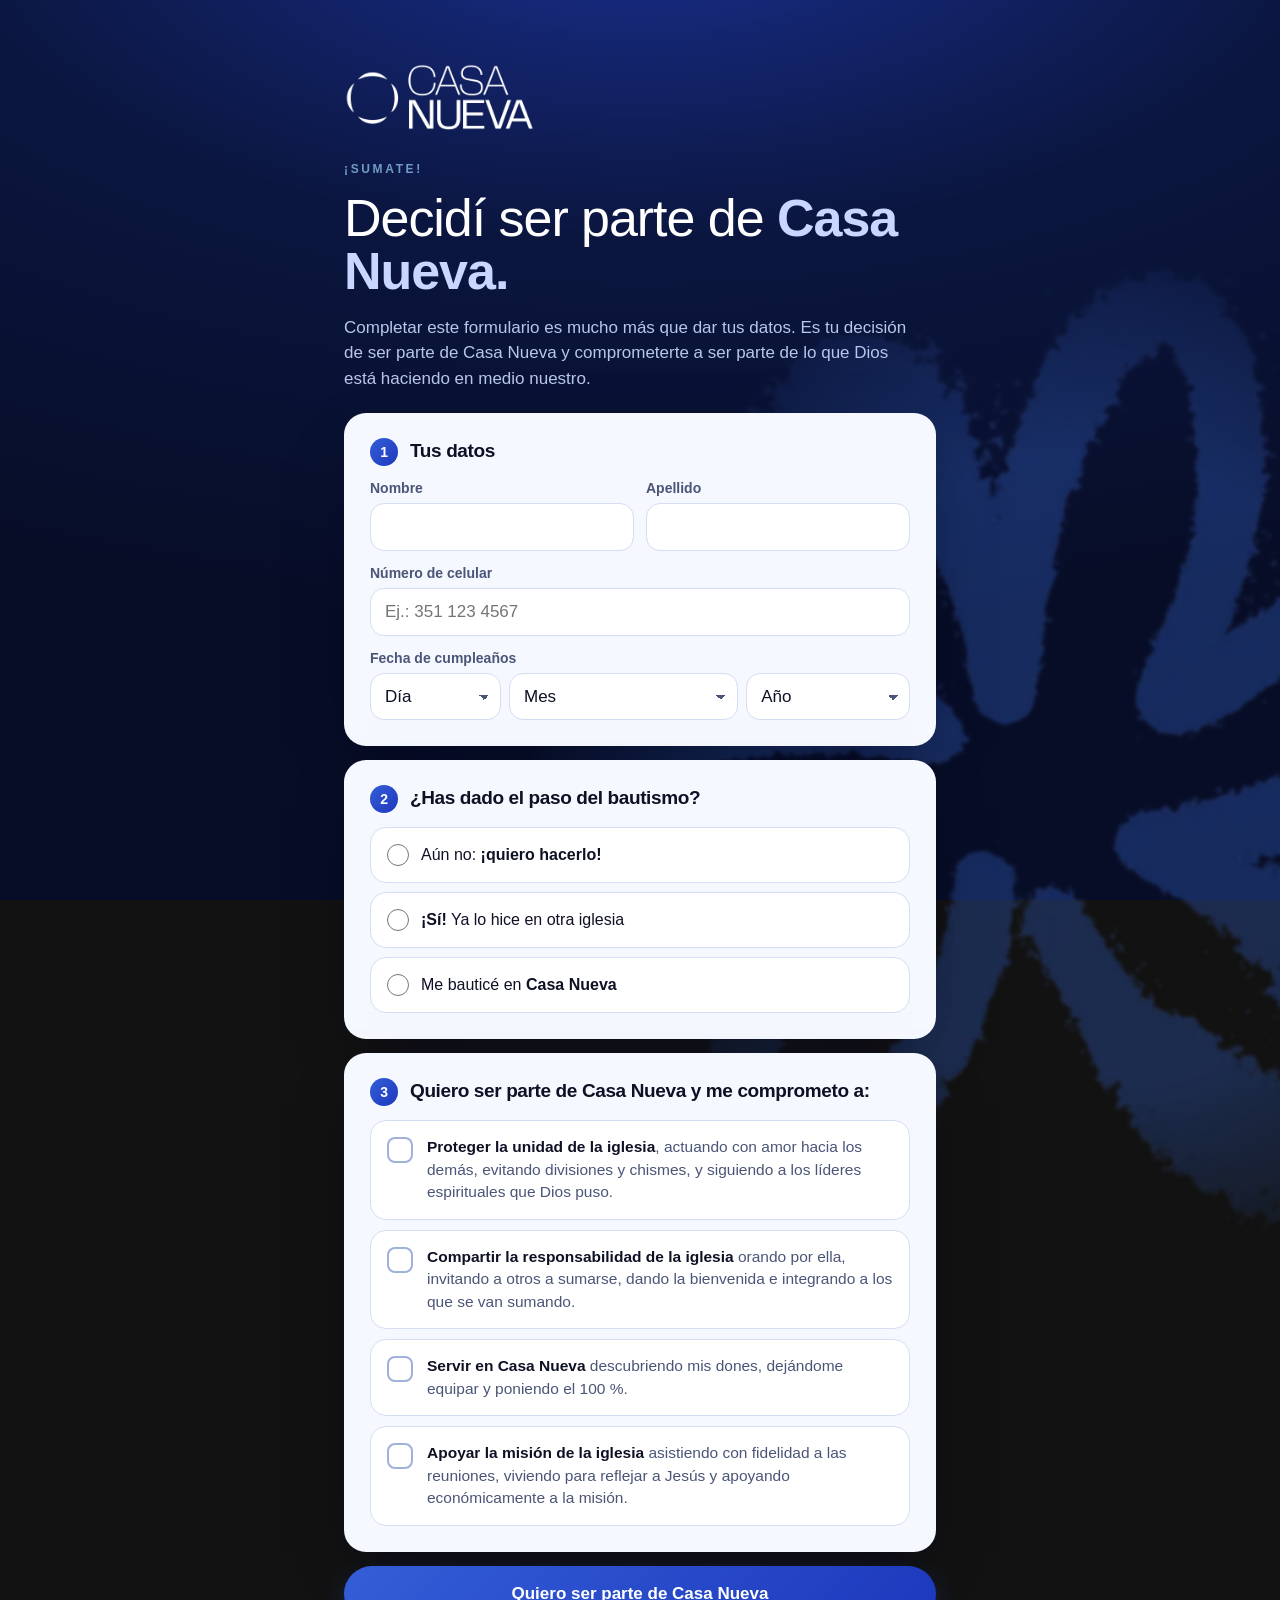
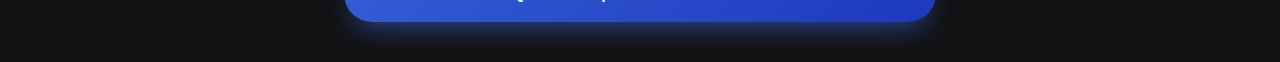
<file: sumate/index.html>
<!doctype html>
<html lang="es">
<head>
  <meta charset="utf-8" />
  <meta name="viewport" content="width=device-width, initial-scale=1, viewport-fit=cover" />
  <title>¡Sumate! · Casa Nueva</title>
  <meta name="description" content="Decidí ser parte de Casa Nueva y de lo que Dios está haciendo en medio nuestro." />
  <meta name="theme-color" content="#0b1640" />
  <meta property="og:title" content="¡Sumate! · Casa Nueva" />
  <meta property="og:description" content="Decidí ser parte de Casa Nueva y de lo que Dios está haciendo en medio nuestro." />
  <meta property="og:image" content="assets/og.jpg" />
  <link rel="icon" type="image/png" href="assets/isologo.png" />
  <link rel="apple-touch-icon" href="assets/apple-icon.png" />
  <link rel="stylesheet" href="styles.css" />
</head>
<body>
  <div class="glow" aria-hidden="true"></div>

  <main id="formulario" class="vista">
    <section class="hero">
      <img class="logo-hero" src="assets/logo-blanco.png" alt="Casa Nueva" width="900" height="312" />
      <p class="eyebrow">¡Sumate!</p>
      <h1>Decidí ser parte de <span>Casa Nueva.</span></h1>
      <p class="lead">Completar este formulario es mucho más que dar tus datos. Es tu decisión de ser parte de Casa Nueva y comprometerte a ser parte de lo que Dios está haciendo en medio nuestro.</p>
    </section>

    <form id="form" class="pasos" novalidate>
      <div id="pendiente" class="aviso" hidden></div>

      <!-- 1 · Datos -->
      <section class="card bloque" aria-labelledby="t-datos">
        <h2 id="t-datos"><span class="num">1</span> Tus datos</h2>
        <div class="fila-2">
          <label class="campo" for="nombre">
            <span>Nombre</span>
            <input id="nombre" name="nombre" type="text" autocomplete="given-name" maxlength="80" required />
            <small class="error" data-para="givenName"></small>
          </label>
          <label class="campo" for="apellido">
            <span>Apellido</span>
            <input id="apellido" name="apellido" type="text" autocomplete="family-name" maxlength="80" required />
            <small class="error" data-para="familyName"></small>
          </label>
        </div>
        <label class="campo" for="celular">
          <span>Número de celular</span>
          <input id="celular" name="celular" type="tel" inputmode="tel" autocomplete="tel" maxlength="30" placeholder="Ej.: 351 123 4567" required />
          <small class="error" data-para="phone"></small>
        </label>
        <fieldset class="campo">
          <legend>Fecha de cumpleaños</legend>
          <div class="fecha">
            <select id="dia" aria-label="Día" required><option value="">Día</option></select>
            <select id="mes" aria-label="Mes" required><option value="">Mes</option></select>
            <select id="anio" aria-label="Año" required><option value="">Año</option></select>
          </div>
          <small class="error" data-para="birthDate"></small>
        </fieldset>
      </section>

      <!-- 2 · Bautismo -->
      <section class="card bloque" aria-labelledby="t-bautismo">
        <h2 id="t-bautismo"><span class="num">2</span> ¿Has dado el paso del bautismo?</h2>
        <div class="opciones" role="radiogroup" aria-labelledby="t-bautismo">
          <label class="opcion"><input type="radio" name="bautismo" value="QUIERE_BAUTIZARSE" /><span>Aún no: <b>¡quiero hacerlo!</b></span></label>
          <label class="opcion"><input type="radio" name="bautismo" value="OTRA_IGLESIA" /><span><b>¡Sí!</b> Ya lo hice en otra iglesia</span></label>
          <label class="opcion"><input type="radio" name="bautismo" value="CASA_NUEVA" /><span>Me bauticé en <b>Casa Nueva</b></span></label>
        </div>
        <small class="error" data-para="baptism"></small>
        <label class="campo" for="detalle" id="detalle-campo" hidden>
          <span>Contanos en qué iglesia y cuándo <em>(opcional)</em></span>
          <input id="detalle" type="text" maxlength="300" placeholder="Ej.: Iglesia del Centro, 2018" />
        </label>
      </section>

      <!-- 3 · Compromisos -->
      <section class="card bloque" aria-labelledby="t-compromisos">
        <h2 id="t-compromisos"><span class="num">3</span> Quiero ser parte de Casa Nueva y me comprometo a:</h2>
        <div class="compromisos">
          <label class="compromiso">
            <input type="checkbox" name="compromiso" />
            <span class="check" aria-hidden="true"></span>
            <span><b>Proteger la unidad de la iglesia</b>, actuando con amor hacia los demás, evitando divisiones y chismes, y siguiendo a los líderes espirituales que Dios puso.</span>
          </label>
          <label class="compromiso">
            <input type="checkbox" name="compromiso" />
            <span class="check" aria-hidden="true"></span>
            <span><b>Compartir la responsabilidad de la iglesia</b> orando por ella, invitando a otros a sumarse, dando la bienvenida e integrando a los que se van sumando.</span>
          </label>
          <label class="compromiso">
            <input type="checkbox" name="compromiso" />
            <span class="check" aria-hidden="true"></span>
            <span><b>Servir en Casa Nueva</b> descubriendo mis dones, dejándome equipar y poniendo el 100 %.</span>
          </label>
          <label class="compromiso">
            <input type="checkbox" name="compromiso" />
            <span class="check" aria-hidden="true"></span>
            <span><b>Apoyar la misión de la iglesia</b> asistiendo con fidelidad a las reuniones, viviendo para reflejar a Jesús y apoyando económicamente a la misión.</span>
          </label>
        </div>
        <small class="error" data-para="commitments"></small>
      </section>

      <input class="trampa" id="website" name="website" type="text" tabindex="-1" autocomplete="off" aria-hidden="true" />
      <p class="error general" id="error-general" role="alert" hidden></p>
      <button class="btn primario grande" id="enviar" type="submit">Quiero ser parte de Casa Nueva</button>
    </form>
  </main>

  <main id="gracias" class="vista" hidden>
    <section class="hero centro">
      <img class="iso-grande" src="assets/isologo-blanco.png" alt="" width="72" height="72" />
      <p class="eyebrow">¡Bienvenida y bienvenido!</p>
      <h1 id="gracias-titulo">¡Ya sos parte de <span>Casa Nueva!</span></h1>
      <p class="lead">Recibimos tu decisión. Gracias por sumarte a lo que Dios está haciendo en medio nuestro: pronto alguien del equipo se va a comunicar con vos.</p>
      <div class="card siguiente">
        <p class="eyebrow oscuro">Tu próximo paso</p>
        <h2>Descubrí tus dones</h2>
        <p>Uno de tus compromisos es servir descubriendo tus dones. Hacé el test: son unos minutos y te sugiere dónde podrías servir.</p>
        <a class="btn primario grande" href="https://casanueva-test-dones.vercel.app">Hacer el test de dones</a>
      </div>
    </section>
  </main>

  <script src="app.js"></script>
</body>
</html>
</file>
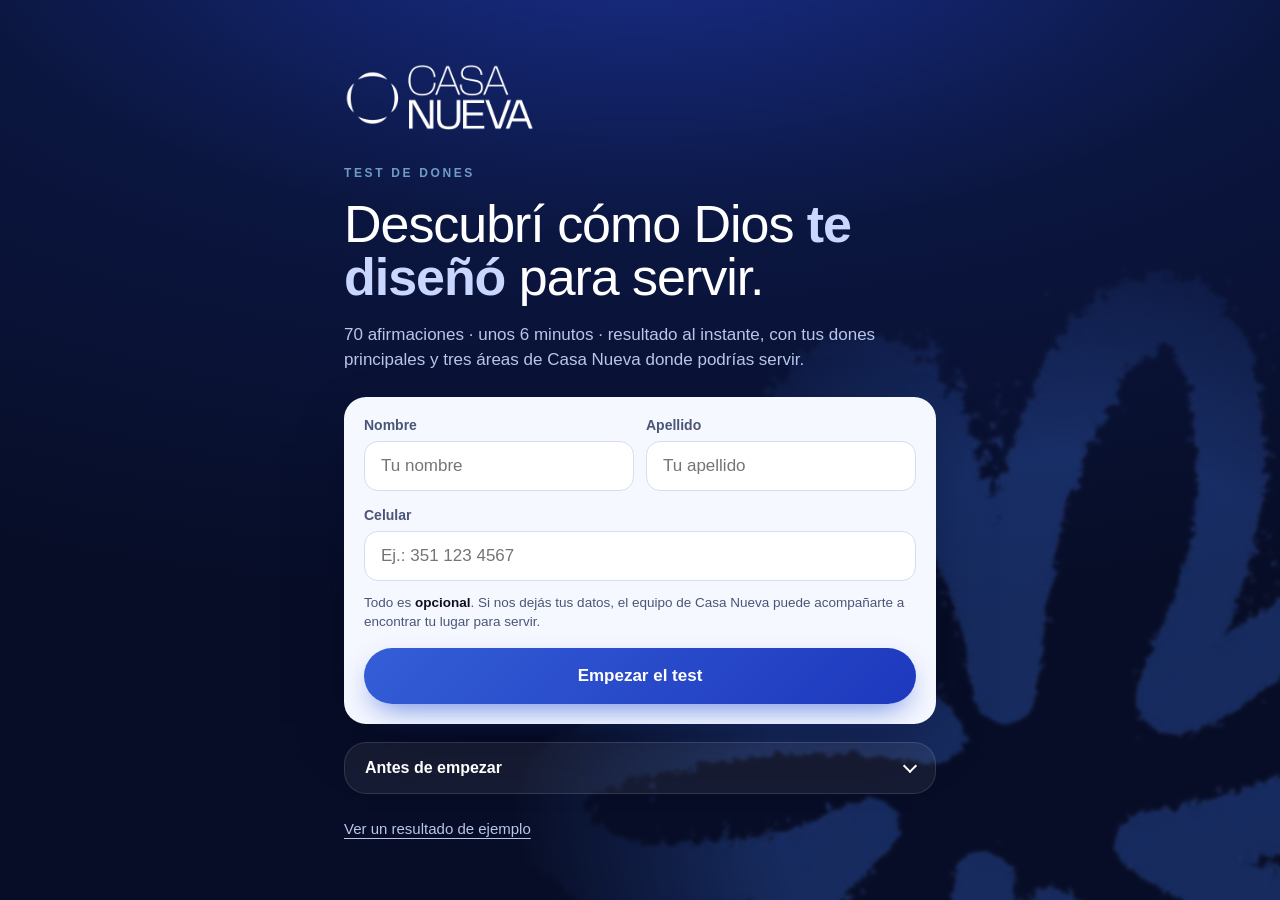
<file: test-dones/index.html>
<!doctype html>
<html lang="es">
<head>
  <meta charset="utf-8" />
  <meta name="viewport" content="width=device-width, initial-scale=1, viewport-fit=cover" />
  <title>Test de Dones · Casa Nueva</title>
  <meta name="description" content="Descubrí los dones que Dios te dio y dónde podés servir en Casa Nueva." />
  <meta name="theme-color" content="#0b1640" />
  <meta property="og:title" content="Test de Dones · Casa Nueva" />
  <meta property="og:description" content="Descubrí los dones que Dios te dio y dónde podés servir en Casa Nueva." />
  <meta property="og:image" content="assets/og.jpg" />
  <link rel="icon" type="image/png" href="assets/isologo.png" />
  <link rel="apple-touch-icon" href="assets/apple-icon.png" />
  <link rel="stylesheet" href="styles.css" />
</head>
<body>
  <div class="glow" aria-hidden="true"></div>

  <!-- INICIO -->
  <main id="inicio" class="vista" hidden>
    <section class="hero">
      <img class="logo-hero" src="assets/logo-blanco.png" alt="Casa Nueva" width="900" height="312" />
      <p class="eyebrow">Test de dones</p>
      <h1>Descubrí cómo Dios <span>te diseñó</span> para servir.</h1>
      <p class="lead">70 afirmaciones · unos 6 minutos · resultado al instante, con tus dones principales y tres áreas de Casa Nueva donde podrías servir.</p>

      <div class="card intro">
        <div class="campos-fila">
          <label class="campo" for="nombre">
            <span>Nombre</span>
            <input id="nombre" type="text" autocomplete="given-name" maxlength="60" placeholder="Tu nombre" />
          </label>
          <label class="campo" for="apellido">
            <span>Apellido</span>
            <input id="apellido" type="text" autocomplete="family-name" maxlength="60" placeholder="Tu apellido" />
          </label>
        </div>
        <label class="campo" for="celular">
          <span>Celular</span>
          <input id="celular" type="tel" inputmode="tel" autocomplete="tel" maxlength="30" placeholder="Ej.: 351 123 4567" />
        </label>
        <p class="ayuda">Todo es <strong>opcional</strong>. Si nos dejás tus datos, el equipo de Casa Nueva puede acompañarte a encontrar tu lugar para servir.</p>
        <input class="trampa" id="website" name="website" type="text" tabindex="-1" autocomplete="off" aria-hidden="true" />

        <div id="reanudar" class="reanudar" hidden>
          <p>Tenés un test empezado: <strong id="reanudar-progreso"></strong>.</p>
          <div class="fila">
            <button class="btn primario" id="btn-continuar">Continuar</button>
            <button class="btn fantasma" id="btn-reiniciar">Empezar de nuevo</button>
          </div>
        </div>
        <button class="btn primario grande" id="btn-empezar">Empezar el test</button>
      </div>

      <details class="card como">
        <summary>Antes de empezar <span class="chev" aria-hidden="true"></span></summary>
        <ul>
          <li><strong>No hay respuestas buenas ni malas.</strong> Respondé según lo que ves en vos, no según lo que te gustaría ser o creés que deberías ser.</li>
          <li><strong>No lo pienses mucho:</strong> la primera impresión es la que vale.</li>
          <li>Podés usar <strong>«Algunas veces» como máximo 15 veces</strong>. Te vamos llevando la cuenta.</li>
          <li>Es <strong>orientativo</strong>: una aproximación para ayudarte a buscar tus dones, no un resultado absoluto.</li>
          <li>Si cerrás la página, tu avance queda guardado en este dispositivo.</li>
        </ul>
      </details>

      <button class="link" id="btn-ejemplo">Ver un resultado de ejemplo</button>
    </section>
  </main>

  <!-- PREGUNTAS -->
  <main id="test" class="vista" hidden>
    <header class="barra">
      <button class="icono" id="btn-atras" aria-label="Afirmación anterior">
        <svg viewBox="0 0 24 24" width="22" height="22" aria-hidden="true"><path d="M15 5l-7 7 7 7" fill="none" stroke="currentColor" stroke-width="2.2" stroke-linecap="round" stroke-linejoin="round"/></svg>
      </button>
      <img class="iso" src="assets/isologo-blanco.png" alt="" width="28" height="28" />
      <div class="contador-3" id="contador-3" title="Respuestas «Algunas veces» usadas">
        <span class="tres">3</span><span id="contador-3-texto">0/15</span>
      </div>
    </header>
    <div class="progreso" role="progressbar" aria-valuemin="0" aria-valuemax="70" id="progreso"><div id="progreso-barra"></div></div>

    <section class="pregunta-wrap">
      <article class="card pregunta" id="pregunta" aria-live="polite">
        <p class="num" id="num"></p>
        <h2 id="afirmacion"></h2>
      </article>
      <div class="opciones" id="opciones" role="radiogroup" aria-label="Frecuencia"></div>
      <p class="aviso-3" id="aviso-3" hidden></p>
      <button class="btn claro" id="btn-ir-final" hidden>Ya respondí todo · ir a mis resultados</button>
      <p class="atajo">En compu: teclas <kbd>1</kbd>–<kbd>5</kbd> para responder y <kbd>←</kbd> para volver.</p>
    </section>
  </main>

  <!-- PASO FINAL -->
  <main id="final" class="vista" hidden>
    <section class="hero chico">
      <img class="iso-grande" src="assets/isologo-blanco.png" alt="" width="64" height="64" />
      <p class="eyebrow">¡Listo, respondiste las 70!</p>
      <h1>Un último detalle <span>(opcional)</span></h1>
      <p class="lead">Algunas áreas necesitan además una habilidad concreta. Marcá las que tengas para afinar la sugerencia.</p>
      <div class="chips" id="habilidades"></div>
      <button class="btn primario grande" id="btn-resultados">Ver mis resultados</button>
      <button class="link" id="btn-revisar">Volver a revisar mis respuestas</button>
    </section>
  </main>

  <!-- RESULTADOS -->
  <main id="resultados" class="vista" hidden>
    <section class="res-hero">
      <img class="logo-res" src="assets/logo-blanco.png" alt="Casa Nueva" width="900" height="312" />
      <p class="eyebrow" id="res-fecha"></p>
      <h1 id="res-titulo">Tus dones</h1>
      <p class="banner-ejemplo" id="banner-ejemplo" hidden>Resultado de ejemplo, con respuestas al azar.</p>
    </section>

    <section class="bloque">
      <h2 class="titulo-bloque"><span>01</span> Tus dones principales</h2>
      <p class="nota-empate" id="nota-empate" hidden></p>
      <div class="top-dones" id="top-dones"></div>
    </section>

    <section class="bloque">
      <h2 class="titulo-bloque"><span>02</span> Dónde podrías servir en Casa Nueva</h2>
      <div class="areas" id="areas"></div>
    </section>

    <section class="bloque">
      <h2 class="titulo-bloque"><span>03</span> Tus 14 dones, de mayor a menor</h2>
      <div class="card ranking" id="ranking"></div>
      <details class="card detalle">
        <summary>Ver el detalle (Cuadro 2) <span class="chev" aria-hidden="true"></span></summary>
        <div class="tabla-scroll"><table id="tabla"></table></div>
      </details>
    </section>

    <section class="bloque acciones">
      <button class="btn primario grande" id="btn-compartir">Compartir con mi líder</button>
      <div class="fila">
        <button class="btn claro" id="btn-imprimir">Guardar en PDF</button>
        <button class="btn claro" id="btn-otra-vez">Hacer el test de nuevo</button>
      </div>
      <p class="envio" id="envio" hidden></p>
      <p class="disclaimer">Este test es una orientación para ayudarte a descubrir los dones que Dios te dio; no es un absoluto. Conversalo con tus líderes: el servicio también se descubre sirviendo.</p>
      <img class="iso-pie" src="assets/isologo-blanco.png" alt="" width="40" height="40" />
    </section>
  </main>

  <div class="toast" id="toast" role="status" hidden></div>

  <script src="data.js"></script>
  <script src="app.js"></script>
</body>
</html>
</file>
<file: sumate/styles.css>
/* ¡Sumate! · Casa Nueva — misma paleta que Casa Suite y el test de dones.
 * Azul Real #345ED7 · Azul Cobalto #1D38BD · Azul Nórdico #6F9CC5 · Gris Niebla #EDEDED · Negro #0E0F0F
 */
:root {
  --real: #345ed7;
  --cobalto: #1d38bd;
  --nordico: #6f9cc5;
  --noche: #070d26;
  --noche-2: #0b1640;
  --tinta: #0e1124;
  --tinta-suave: #4a5577;
  --superficie: #f6f8ff;
  --linea: #d5ddf2;
  --en-oscuro-suave: #b9c6ec;
  --error: #b42318;
  --radio: 22px;
  --sombra: 0 24px 60px -24px rgba(3, 8, 30, 0.65);
  --fuente: "Helvetica Neue", Helvetica, Arial, Roboto, "Segoe UI", system-ui, "Noto Sans", sans-serif;
  color-scheme: dark;
}
* { box-sizing: border-box; }
html { -webkit-text-size-adjust: 100%; }
body {
  margin: 0;
  min-height: 100dvh;
  font-family: var(--fuente);
  color: #fff;
  background: radial-gradient(120% 80% at 50% -10%, #1a2f8f 0%, var(--noche-2) 45%, var(--noche) 100%) fixed;
  -webkit-font-smoothing: antialiased;
  overflow-x: hidden;
}
.glow {
  position: fixed;
  inset: auto -30vmax -35vmax auto;
  width: 90vmax;
  height: 90vmax;
  background: url("assets/flor-azul.webp") center / contain no-repeat;
  opacity: 0.3;
  mix-blend-mode: screen;
  filter: blur(1.5px);
  -webkit-mask-image: radial-gradient(closest-side, #000 55%, transparent 100%);
  mask-image: radial-gradient(closest-side, #000 55%, transparent 100%);
  pointer-events: none;
  z-index: 0;
  animation: girar 120s linear infinite;
}
@keyframes girar { to { transform: rotate(360deg); } }
@media (prefers-reduced-motion: reduce) { .glow { animation: none; } * { transition: none !important; animation: none !important; } }

.vista { position: relative; z-index: 1; width: 100%; max-width: 640px; margin: 0 auto; padding: 0 16px calc(40px + env(safe-area-inset-bottom)); }
[hidden] { display: none !important; }
h1, h2 { margin: 0; letter-spacing: -0.02em; }
p { margin: 0; }
.eyebrow { text-transform: uppercase; letter-spacing: 0.22em; font-size: 12px; font-weight: 600; color: var(--nordico); }
.eyebrow.oscuro { color: var(--real); }

.hero { display: flex; flex-direction: column; align-items: flex-start; gap: 16px; padding: calc(36px + env(safe-area-inset-top)) 0 22px; }
.hero.centro { align-items: center; text-align: center; padding-top: calc(64px + env(safe-area-inset-top)); }
.logo-hero { width: 190px; height: auto; margin-bottom: 16px; }
.hero h1 { font-size: clamp(34px, 9vw, 52px); line-height: 1.03; font-weight: 300; }
.hero h1 span { font-weight: 600; color: #c9d6ff; }
.lead { font-size: 17px; line-height: 1.5; color: var(--en-oscuro-suave); max-width: 34em; }
.iso-grande { width: 72px; height: 72px; }

.pasos { display: flex; flex-direction: column; gap: 14px; }
.card { color-scheme: light; width: 100%; background: var(--superficie); color: var(--tinta); border-radius: var(--radio); box-shadow: var(--sombra); }
.bloque { padding: 22px 20px; display: flex; flex-direction: column; gap: 14px; }
.bloque h2 { font-size: 19px; font-weight: 600; line-height: 1.3; display: flex; gap: 12px; align-items: flex-start; }
.num { flex: none; width: 28px; height: 28px; border-radius: 50%; display: grid; place-items: center; font-size: 14px; font-weight: 700; color: #fff; background: linear-gradient(135deg, var(--real), var(--cobalto)); margin-top: -1px; }

.fila-2 { display: grid; grid-template-columns: 1fr 1fr; gap: 12px; }
@media (max-width: 380px) { .fila-2 { grid-template-columns: 1fr; } }
.campo { display: flex; flex-direction: column; gap: 7px; font-size: 14px; font-weight: 600; color: var(--tinta-suave); border: 0; padding: 0; margin: 0; min-width: 0; }
.campo legend { padding: 0; margin-bottom: 7px; }
.campo em { font-weight: 400; font-style: normal; opacity: 0.8; }
.campo input, .fecha select {
  font: inherit; font-size: 17px; font-weight: 400; color: var(--tinta); width: 100%; min-width: 0;
  padding: 13px 14px; border-radius: 14px; border: 1.5px solid var(--linea); background: #fff; outline: none;
}
.fecha { display: grid; grid-template-columns: 0.8fr 1.4fr 1fr; gap: 8px; }
.fecha select { appearance: none; -webkit-appearance: none; background-image: linear-gradient(45deg, transparent 50%, var(--tinta-suave) 50%), linear-gradient(135deg, var(--tinta-suave) 50%, transparent 50%); background-position: calc(100% - 16px) 52%, calc(100% - 11px) 52%; background-size: 5px 5px; background-repeat: no-repeat; padding-right: 26px; }
.campo input:focus, .fecha select:focus { border-color: var(--real); box-shadow: 0 0 0 4px rgba(52, 94, 215, 0.18); }
.invalido input, .invalido select, input.invalido { border-color: var(--error) !important; }
.error { color: var(--error); font-size: 13.5px; font-weight: 600; min-height: 0; }
.error:empty { display: none; }
.error.general { background: #fde8e6; border-radius: 14px; padding: 12px 14px; }

.opciones { display: grid; gap: 9px; }
.opcion {
  display: flex; align-items: center; gap: 12px; padding: 14px 16px; min-height: 56px; border-radius: 16px; cursor: pointer;
  border: 1.5px solid var(--linea); background: #fff; font-size: 16px; color: var(--tinta); transition: border-color 0.15s, background 0.15s;
}
.opcion input { width: 22px; height: 22px; accent-color: var(--cobalto); flex: none; margin: 0; }
.opcion:has(input:checked) { border-color: var(--real); background: #eaf0ff; }
.opcion b { font-weight: 700; }

.compromisos { display: grid; gap: 10px; }
.compromiso {
  position: relative; display: flex; gap: 14px; align-items: flex-start; padding: 15px 16px; border-radius: 16px; cursor: pointer;
  border: 1.5px solid var(--linea); background: #fff; font-size: 15.5px; line-height: 1.45; color: var(--tinta-suave); transition: border-color 0.15s, background 0.15s;
}
.compromiso b { color: var(--tinta); font-weight: 700; }
.compromiso input { position: absolute; opacity: 0; width: 1px; height: 1px; }
.compromiso .check { flex: none; width: 26px; height: 26px; border-radius: 8px; border: 2px solid #9fb0dc; display: grid; place-items: center; margin-top: 1px; transition: background 0.15s, border-color 0.15s; }
.compromiso input:checked + .check { background: linear-gradient(135deg, var(--real), var(--cobalto)); border-color: var(--cobalto); }
.compromiso input:checked + .check::after { content: ""; width: 7px; height: 12px; border: solid #fff; border-width: 0 3px 3px 0; transform: rotate(45deg) translate(-1px, -1px); }
.compromiso:has(input:checked) { border-color: var(--real); background: #eaf0ff; }
.compromiso input:focus-visible + .check { outline: 3px solid #a9c0ff; outline-offset: 2px; }

.btn {
  font: inherit; font-size: 16px; font-weight: 600; border: 0; cursor: pointer; text-decoration: none; text-align: center;
  padding: 14px 20px; border-radius: 999px; transition: transform 0.12s, box-shadow 0.2s, opacity 0.2s; display: inline-block;
  -webkit-tap-highlight-color: transparent;
}
.btn:active { transform: scale(0.98); }
.btn.grande { width: 100%; padding: 18px 22px; font-size: 17px; }
.btn.primario { background: linear-gradient(135deg, var(--real), var(--cobalto)); color: #fff; box-shadow: 0 12px 30px -10px rgba(52, 94, 215, 0.8); }
.btn:disabled { opacity: 0.6; cursor: wait; }
:focus-visible { outline: 3px solid #a9c0ff; outline-offset: 3px; }

.aviso { background: #fff4dc; color: #6b4300; border-radius: 16px; padding: 14px 16px; font-size: 15px; line-height: 1.45; }
.aviso button { font: inherit; font-weight: 700; color: var(--cobalto); background: none; border: 0; padding: 0; text-decoration: underline; cursor: pointer; }
.trampa { position: absolute !important; left: -9999px; width: 1px; height: 1px; opacity: 0; }

.siguiente { margin-top: 18px; padding: 24px 22px; display: flex; flex-direction: column; gap: 10px; text-align: left; }
.siguiente h2 { font-size: 22px; font-weight: 600; }
.siguiente p:not(.eyebrow) { color: var(--tinta-suave); line-height: 1.5; margin-bottom: 6px; }

@media (min-width: 720px) {
  .vista { padding-left: 24px; padding-right: 24px; }
  .hero { padding-top: 64px; }
  .bloque { padding: 26px 26px; }
}
</file>
<file: test-dones/styles.css>
/* Test de Dones · Casa Nueva
 * Paleta de marca: Azul Real #345ED7 · Azul Cobalto #1D38BD · Azul Nórdico #6F9CC5 · Gris Niebla #EDEDED · Negro #0E0F0F
 */
:root {
  --real: #345ed7;
  --cobalto: #1d38bd;
  --nordico: #6f9cc5;
  --niebla: #ededed;
  --negro: #0e0f0f;
  --noche: #070d26;
  --noche-2: #0b1640;
  --tinta: #0e1124;
  --tinta-suave: #4a5577;
  --superficie: #f6f8ff;
  --linea: #d5ddf2;
  --en-oscuro: #ffffff;
  --en-oscuro-suave: #b9c6ec;
  --radio: 22px;
  --sombra: 0 24px 60px -24px rgba(3, 8, 30, 0.65);
  --fuente: "Helvetica Neue", Helvetica, Arial, Roboto, "Segoe UI", system-ui, "Noto Sans", sans-serif;
  color-scheme: dark;
}

* { box-sizing: border-box; }
html { -webkit-text-size-adjust: 100%; }
body {
  margin: 0;
  min-height: 100dvh;
  font-family: var(--fuente);
  color: var(--en-oscuro);
  background: radial-gradient(120% 80% at 50% -10%, #1a2f8f 0%, var(--noche-2) 45%, var(--noche) 100%) fixed;
  -webkit-font-smoothing: antialiased;
  overflow-x: hidden;
}
.glow {
  position: fixed;
  inset: auto -30vmax -35vmax auto;
  width: 90vmax;
  height: 90vmax;
  background: url("assets/flor-azul.webp") center / contain no-repeat;
  opacity: 0.3;
  mix-blend-mode: screen;
  filter: blur(1.5px);
  -webkit-mask-image: radial-gradient(closest-side, #000 55%, transparent 100%);
  mask-image: radial-gradient(closest-side, #000 55%, transparent 100%);
  pointer-events: none;
  z-index: 0;
  animation: girar 120s linear infinite;
}
@keyframes girar { to { transform: rotate(360deg); } }
@media (prefers-reduced-motion: reduce) { .glow { animation: none; } * { transition: none !important; animation: none !important; } }

.vista { position: relative; z-index: 1; width: 100%; max-width: 640px; margin: 0 auto; padding: 0 16px calc(32px + env(safe-area-inset-bottom)); }
[hidden] { display: none !important; }

h1, h2, h3 { margin: 0; font-weight: 500; letter-spacing: -0.02em; }
p { margin: 0; }
.eyebrow { text-transform: uppercase; letter-spacing: 0.22em; font-size: 12px; font-weight: 600; color: var(--nordico); }

/* ---------- Inicio ---------- */
.hero { display: flex; flex-direction: column; align-items: flex-start; gap: 18px; padding-top: calc(36px + env(safe-area-inset-top)); }
.hero.chico { align-items: center; text-align: center; padding-top: calc(56px + env(safe-area-inset-top)); }
.logo-hero { width: 190px; height: auto; margin-bottom: 18px; }
.hero h1 { font-size: clamp(34px, 9vw, 52px); line-height: 1.02; font-weight: 300; }
.hero h1 span { font-weight: 600; color: #c9d6ff; }
.lead { font-size: 17px; line-height: 1.5; color: var(--en-oscuro-suave); max-width: 34em; }

.card {
  width: 100%;
  background: var(--superficie);
  color: var(--tinta);
  border-radius: var(--radio);
  box-shadow: var(--sombra);
}
.intro { padding: 20px; display: flex; flex-direction: column; gap: 16px; margin-top: 6px; }
.campo { display: flex; flex-direction: column; gap: 8px; font-size: 14px; font-weight: 600; color: var(--tinta-suave); }
.campo em { font-weight: 400; font-style: normal; opacity: 0.8; }
.campo input {
  font: inherit; font-size: 17px; font-weight: 400; color: var(--tinta);
  padding: 14px 16px; border-radius: 14px; border: 1.5px solid var(--linea); background: #fff; outline: none;
}
.campo input:focus { border-color: var(--real); box-shadow: 0 0 0 4px rgba(52, 94, 215, 0.18); }
.campos-fila { display: grid; grid-template-columns: 1fr 1fr; gap: 12px; }
@media (max-width: 380px) { .campos-fila { grid-template-columns: 1fr; } }
.campos-fila .campo input { min-width: 0; width: 100%; }
.ayuda { font-size: 13.5px; line-height: 1.45; color: var(--tinta-suave); margin-top: -4px; }
.ayuda strong { color: var(--tinta); }
.trampa { position: absolute !important; left: -9999px; width: 1px; height: 1px; opacity: 0; }
.envio { font-size: 14px; text-align: center; color: #bfe8cb; }
.reanudar { background: #e7edff; border-radius: 16px; padding: 14px; display: flex; flex-direction: column; gap: 12px; font-size: 15px; }
.fila { display: flex; gap: 10px; flex-wrap: wrap; }
.fila > * { flex: 1 1 140px; }

.como { padding: 0; overflow: hidden; background: rgba(255, 255, 255, 0.06); color: var(--en-oscuro); box-shadow: none; border: 1px solid rgba(255, 255, 255, 0.12); }
details summary { list-style: none; cursor: pointer; padding: 16px 20px; font-weight: 600; display: flex; justify-content: space-between; align-items: center; }
details summary::-webkit-details-marker { display: none; }
.chev { width: 10px; height: 10px; border-right: 2px solid currentColor; border-bottom: 2px solid currentColor; transform: rotate(45deg); transition: transform 0.2s; margin-top: -4px; }
details[open] .chev { transform: rotate(-135deg); margin-top: 4px; }
.como ul { margin: 0; padding: 0 20px 18px 38px; display: grid; gap: 10px; color: var(--en-oscuro-suave); line-height: 1.45; font-size: 15px; }
.como strong { color: #fff; font-weight: 600; }

/* ---------- Botones ---------- */
.btn {
  font: inherit; font-size: 16px; font-weight: 600; border: 0; cursor: pointer;
  padding: 14px 20px; border-radius: 999px; transition: transform 0.12s, background 0.2s, box-shadow 0.2s;
  -webkit-tap-highlight-color: transparent;
}
.btn:active { transform: scale(0.98); }
.btn.grande { width: 100%; padding: 18px 22px; font-size: 17px; }
.btn.primario { background: linear-gradient(135deg, var(--real), var(--cobalto)); color: #fff; box-shadow: 0 12px 30px -10px rgba(52, 94, 215, 0.8); }
.btn.primario:hover { box-shadow: 0 16px 36px -10px rgba(52, 94, 215, 0.95); }
.btn.fantasma { background: transparent; color: var(--cobalto); box-shadow: inset 0 0 0 1.5px var(--cobalto); }
.btn.claro { background: rgba(255, 255, 255, 0.1); color: #fff; box-shadow: inset 0 0 0 1px rgba(255, 255, 255, 0.22); }
.btn.claro:hover { background: rgba(255, 255, 255, 0.16); }
.link { font: inherit; background: none; border: 0; color: var(--en-oscuro-suave); text-decoration: underline; text-underline-offset: 4px; cursor: pointer; padding: 8px 0; font-size: 15px; }
.link:hover { color: #fff; }
:focus-visible { outline: 3px solid #a9c0ff; outline-offset: 3px; }

/* ---------- Test ---------- */
.barra { display: flex; align-items: center; justify-content: space-between; padding: calc(14px + env(safe-area-inset-top)) 0 12px; }
.icono { width: 44px; height: 44px; display: grid; place-items: center; border-radius: 50%; border: 0; background: rgba(255, 255, 255, 0.08); color: #fff; cursor: pointer; }
.icono:disabled { opacity: 0.3; cursor: default; }
.iso { opacity: 0.9; }
.contador-3 { display: flex; align-items: center; gap: 8px; padding: 6px 12px 6px 6px; border-radius: 999px; background: rgba(255, 255, 255, 0.08); font-size: 14px; font-weight: 600; font-variant-numeric: tabular-nums; transition: background 0.25s; }
.contador-3 .tres { width: 26px; height: 26px; border-radius: 50%; display: grid; place-items: center; background: var(--nordico); color: var(--noche); font-size: 14px; }
.contador-3.cerca { background: rgba(255, 196, 92, 0.18); }
.contador-3.cerca .tres { background: #ffc45c; }
.contador-3.lleno { background: rgba(255, 120, 100, 0.2); }
.contador-3.lleno .tres { background: #ff8a75; }

.progreso { height: 6px; border-radius: 99px; background: rgba(255, 255, 255, 0.1); overflow: hidden; }
#progreso-barra { height: 100%; width: 0; border-radius: inherit; background: linear-gradient(90deg, var(--nordico), #9fc0ff); transition: width 0.35s ease; }

.pregunta-wrap { padding-top: 22px; display: flex; flex-direction: column; gap: 14px; }
.pregunta { padding: 26px 24px 28px; min-height: 190px; display: flex; flex-direction: column; gap: 14px; justify-content: center; }
.pregunta.entra { animation: entra 0.28s ease; }
@keyframes entra { from { opacity: 0; transform: translateY(10px); } to { opacity: 1; transform: none; } }
.num { font-size: 13px; font-weight: 700; letter-spacing: 0.12em; color: var(--real); text-transform: uppercase; }
.pregunta h2 { font-size: clamp(20px, 5.4vw, 25px); line-height: 1.32; font-weight: 500; color: var(--tinta); }

.opciones { display: grid; gap: 9px; }
.opcion {
  display: flex; align-items: center; gap: 14px; width: 100%; text-align: left;
  font: inherit; font-size: 16.5px; font-weight: 500; color: #fff;
  padding: 13px 16px; min-height: 56px; border-radius: 16px; cursor: pointer;
  background: rgba(255, 255, 255, 0.07); border: 1.5px solid rgba(255, 255, 255, 0.14);
  transition: background 0.15s, border-color 0.15s, transform 0.12s;
  -webkit-tap-highlight-color: transparent;
}
.opcion:hover:not(:disabled) { background: rgba(255, 255, 255, 0.12); border-color: rgba(255, 255, 255, 0.3); }
.opcion:active:not(:disabled) { transform: scale(0.985); }
.opcion .n { flex: none; width: 34px; height: 34px; border-radius: 50%; display: grid; place-items: center; font-weight: 700; background: rgba(255, 255, 255, 0.12); font-variant-numeric: tabular-nums; }
.opcion .dots { margin-left: auto; display: flex; gap: 4px; }
.opcion .dots i { width: 6px; height: 6px; border-radius: 50%; background: rgba(255, 255, 255, 0.2); }
.opcion .dots i.on { background: var(--nordico); }
.opcion[aria-checked="true"] { background: #fff; color: var(--tinta); border-color: #fff; }
.opcion[aria-checked="true"] .n { background: linear-gradient(135deg, var(--real), var(--cobalto)); color: #fff; }
.opcion[aria-checked="true"] .dots i.on { background: var(--real); }
.opcion:disabled { opacity: 0.38; cursor: not-allowed; }
.opcion .lim { font-size: 12px; font-weight: 600; opacity: 0.9; margin-left: auto; }

.aviso-3 { font-size: 14px; line-height: 1.4; color: #ffd690; background: rgba(255, 196, 92, 0.12); border: 1px solid rgba(255, 196, 92, 0.3); padding: 10px 14px; border-radius: 14px; }
.atajo { font-size: 13px; color: var(--en-oscuro-suave); opacity: 0.7; text-align: center; }
kbd { font-family: inherit; font-size: 12px; padding: 1px 6px; border-radius: 6px; border: 1px solid rgba(255, 255, 255, 0.3); }
@media (hover: none) { .atajo { display: none; } }

/* ---------- Paso final ---------- */
.iso-grande { width: 64px; height: 64px; }
.chips { display: flex; flex-wrap: wrap; gap: 10px; justify-content: center; margin: 6px 0 10px; }
.chip {
  font: inherit; font-size: 15px; font-weight: 500; cursor: pointer; color: #fff;
  padding: 12px 16px; border-radius: 999px; background: rgba(255, 255, 255, 0.07); border: 1.5px solid rgba(255, 255, 255, 0.18);
}
.chip[aria-pressed="true"] { background: #fff; color: var(--cobalto); border-color: #fff; }
.chip[aria-pressed="true"]::before { content: "✓ "; font-weight: 700; }

/* ---------- Resultados ---------- */
.res-hero { padding: calc(30px + env(safe-area-inset-top)) 0 8px; display: flex; flex-direction: column; gap: 12px; }
.logo-res { width: 150px; height: auto; margin-bottom: 18px; }
.res-hero h1 { font-size: clamp(32px, 8.5vw, 46px); font-weight: 300; line-height: 1.05; }
.res-hero h1 b { font-weight: 600; }
.banner-ejemplo { font-size: 14px; color: #ffd690; }
.bloque { margin-top: 34px; display: flex; flex-direction: column; gap: 14px; }
.titulo-bloque { font-size: 20px; font-weight: 500; display: flex; align-items: baseline; gap: 12px; }
.titulo-bloque span { font-size: 13px; font-weight: 700; color: var(--nordico); letter-spacing: 0.1em; }
.nota-empate { font-size: 14px; color: var(--en-oscuro-suave); line-height: 1.45; }

.top-dones { display: grid; gap: 14px; }
.don { position: relative; overflow: hidden; padding: 22px 22px 22px; display: flex; flex-direction: column; gap: 10px; }
.don.primero { background: linear-gradient(150deg, #3d68e3 0%, var(--cobalto) 60%, #142a96 100%); color: #fff; }
.don.primero::after {
  content: ""; position: absolute; right: -70px; top: -70px; width: 240px; height: 240px;
  background: url("assets/flor-blanca.webp") center / contain no-repeat; opacity: 0.22; pointer-events: none;
}
.don-cab { display: flex; align-items: center; gap: 14px; }
.puesto { flex: none; width: 46px; height: 46px; border-radius: 50%; display: grid; place-items: center; font-size: 19px; font-weight: 700; background: #e3e9fb; color: var(--cobalto); }
.don.primero .puesto { background: rgba(255, 255, 255, 0.18); color: #fff; }
.don h3 { font-size: 23px; font-weight: 600; line-height: 1.15; }
.don .sub { font-size: 13px; color: var(--tinta-suave); margin-top: 2px; }
.don.primero .sub { color: #d5defa; }
.puntaje { margin-left: auto; text-align: right; font-variant-numeric: tabular-nums; }
.puntaje b { font-size: 28px; font-weight: 600; display: block; line-height: 1; }
.puntaje small { font-size: 12px; opacity: 0.7; }
.don p.def { font-size: 16px; line-height: 1.5; position: relative; z-index: 1; }
.don .practica { font-size: 15px; line-height: 1.45; padding-left: 12px; border-left: 3px solid var(--nordico); color: var(--tinta-suave); position: relative; z-index: 1; }
.don.primero .practica { color: #e6ecff; border-color: rgba(255, 255, 255, 0.5); }
.cita { font-size: 13px; font-weight: 600; color: var(--real); letter-spacing: 0.02em; position: relative; z-index: 1; }
.don.primero .cita { color: #c9d6ff; }
.empate-tag { display: inline-block; font-size: 11px; font-weight: 700; letter-spacing: 0.08em; text-transform: uppercase; padding: 4px 8px; border-radius: 99px; background: #fff1d6; color: #7a4a00; margin-top: 4px; }

.areas { display: grid; gap: 12px; }
.area { padding: 20px 20px 18px; display: grid; grid-template-columns: auto 1fr; gap: 6px 16px; align-items: start; }
.area .ico { grid-row: span 3; width: 52px; height: 52px; border-radius: 16px; display: grid; place-items: center; background: linear-gradient(135deg, var(--real), var(--cobalto)); }
.area .ico img { width: 30px; height: 30px; }
.area h3 { font-size: 20px; font-weight: 600; display: flex; align-items: center; gap: 10px; flex-wrap: wrap; }
.area h3 small { font-size: 12px; font-weight: 700; color: var(--real); letter-spacing: 0.06em; text-transform: uppercase; }
.area p { font-size: 15px; line-height: 1.45; color: var(--tinta-suave); }
.porque { display: flex; flex-wrap: wrap; gap: 6px; margin-top: 4px; }
.porque span { font-size: 12.5px; font-weight: 600; padding: 5px 10px; border-radius: 99px; background: #e3e9fb; color: var(--cobalto); }
.porque span.hab { background: #e9f3ea; color: #1d5a2c; }

.ranking { padding: 10px 20px; }
.fila-rank { display: grid; grid-template-columns: 24px 1fr 38px; gap: 6px 12px; align-items: center; padding: 10px 0; border-bottom: 1px solid var(--linea); }
.fila-rank:last-child { border-bottom: 0; }
.fila-rank .pos { font-size: 13px; font-weight: 700; color: var(--tinta-suave); font-variant-numeric: tabular-nums; }
.fila-rank .nom { font-size: 15px; font-weight: 500; }
.fila-rank .val { font-size: 15px; font-weight: 700; text-align: right; font-variant-numeric: tabular-nums; }
.fila-rank .track { grid-column: 2 / 4; height: 8px; border-radius: 99px; background: #e5ebfa; overflow: hidden; }
.fila-rank .fill { height: 100%; border-radius: inherit; background: var(--nordico); width: 0; transition: width 0.8s cubic-bezier(0.2, 0.8, 0.2, 1); }
.fila-rank.top .fill { background: linear-gradient(90deg, var(--real), var(--cobalto)); }
.fila-rank.top .nom { font-weight: 700; }

.detalle summary { color: var(--tinta); }
.tabla-scroll { overflow-x: auto; padding: 0 12px 16px; }
table { border-collapse: collapse; width: 100%; font-size: 14px; font-variant-numeric: tabular-nums; }
th, td { padding: 8px 6px; text-align: center; border-bottom: 1px solid var(--linea); white-space: nowrap; }
th:first-child, td:first-child { text-align: left; white-space: normal; min-width: 120px; }
thead th { font-size: 12px; color: var(--tinta-suave); font-weight: 600; text-transform: uppercase; letter-spacing: 0.06em; }
td small { display: block; font-size: 10.5px; color: var(--tinta-suave); }
td.total { font-weight: 700; color: var(--cobalto); }

.acciones { align-items: stretch; }
.disclaimer { font-size: 14px; line-height: 1.5; color: var(--en-oscuro-suave); text-align: center; margin-top: 8px; }
.iso-pie { align-self: center; opacity: 0.6; margin-top: 10px; }

.toast { position: fixed; left: 50%; bottom: calc(24px + env(safe-area-inset-bottom)); transform: translateX(-50%); z-index: 10; background: #fff; color: var(--tinta); padding: 12px 18px; border-radius: 999px; font-size: 15px; font-weight: 600; box-shadow: var(--sombra); }

@media (min-width: 720px) {
  .vista { padding-left: 24px; padding-right: 24px; }
  .hero { padding-top: 64px; }
  .pregunta { padding: 34px 34px 36px; min-height: 210px; }
}

/* ---------- Impresión / PDF ---------- */
@media print {
  :root { color-scheme: light; }
  @page { margin: 14mm; }
  body { background: #fff !important; color: var(--tinta); }
  .envio, .glow, .acciones .btn, .acciones .fila, .toast, .iso-pie, .vista:not(#resultados) { display: none !important; }
  .vista { max-width: none; padding: 0; }
  .res-hero { padding-top: 0; }
  .logo-res { content: url("assets/logo-azul.png"); }
  .eyebrow, .titulo-bloque span { color: var(--real); }
  .res-hero h1, .titulo-bloque, .disclaimer { color: var(--tinta); }
  .card { box-shadow: none; border: 1px solid var(--linea); break-inside: avoid; }
  .don.primero { -webkit-print-color-adjust: exact; print-color-adjust: exact; }
  .area .ico, .fila-rank .fill { -webkit-print-color-adjust: exact; print-color-adjust: exact; }
  details.detalle > summary { display: none; }
  details.detalle .tabla-scroll { display: block; }
  .bloque { margin-top: 18px; }
}
</file>
